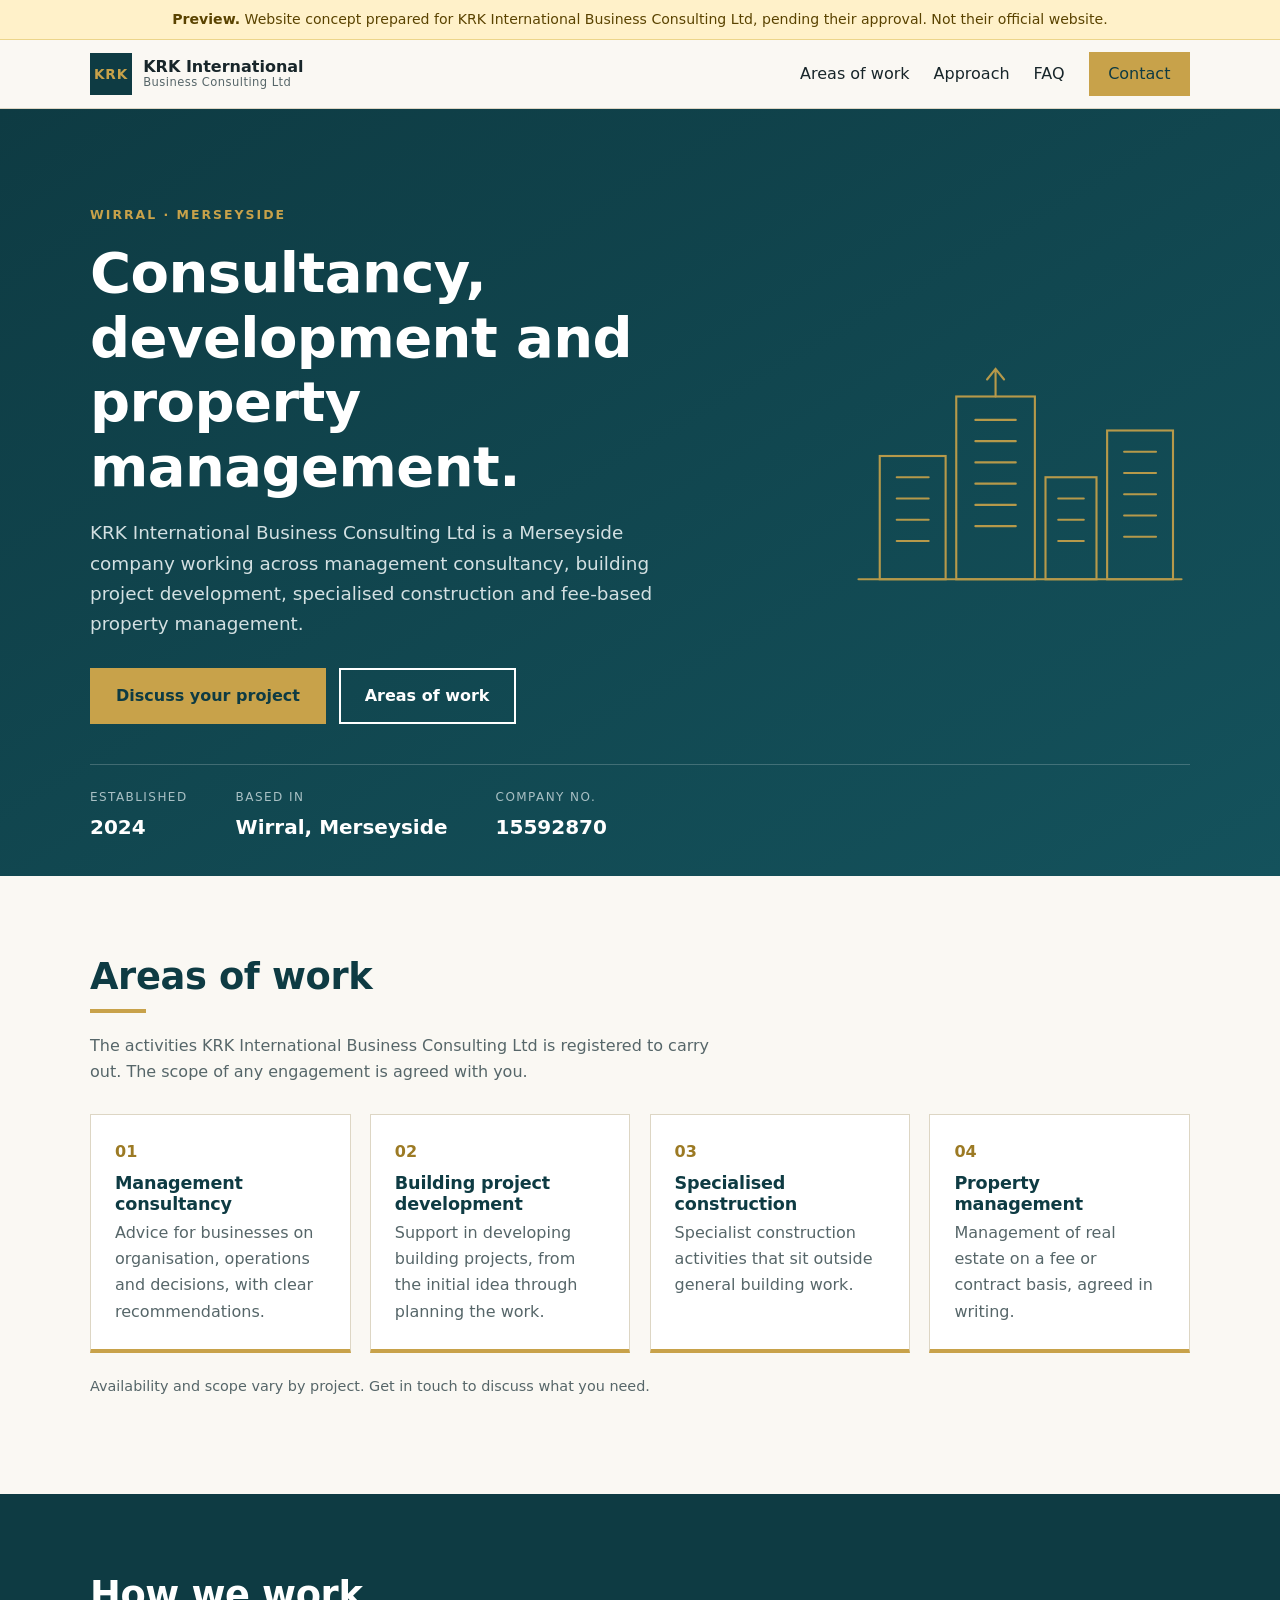
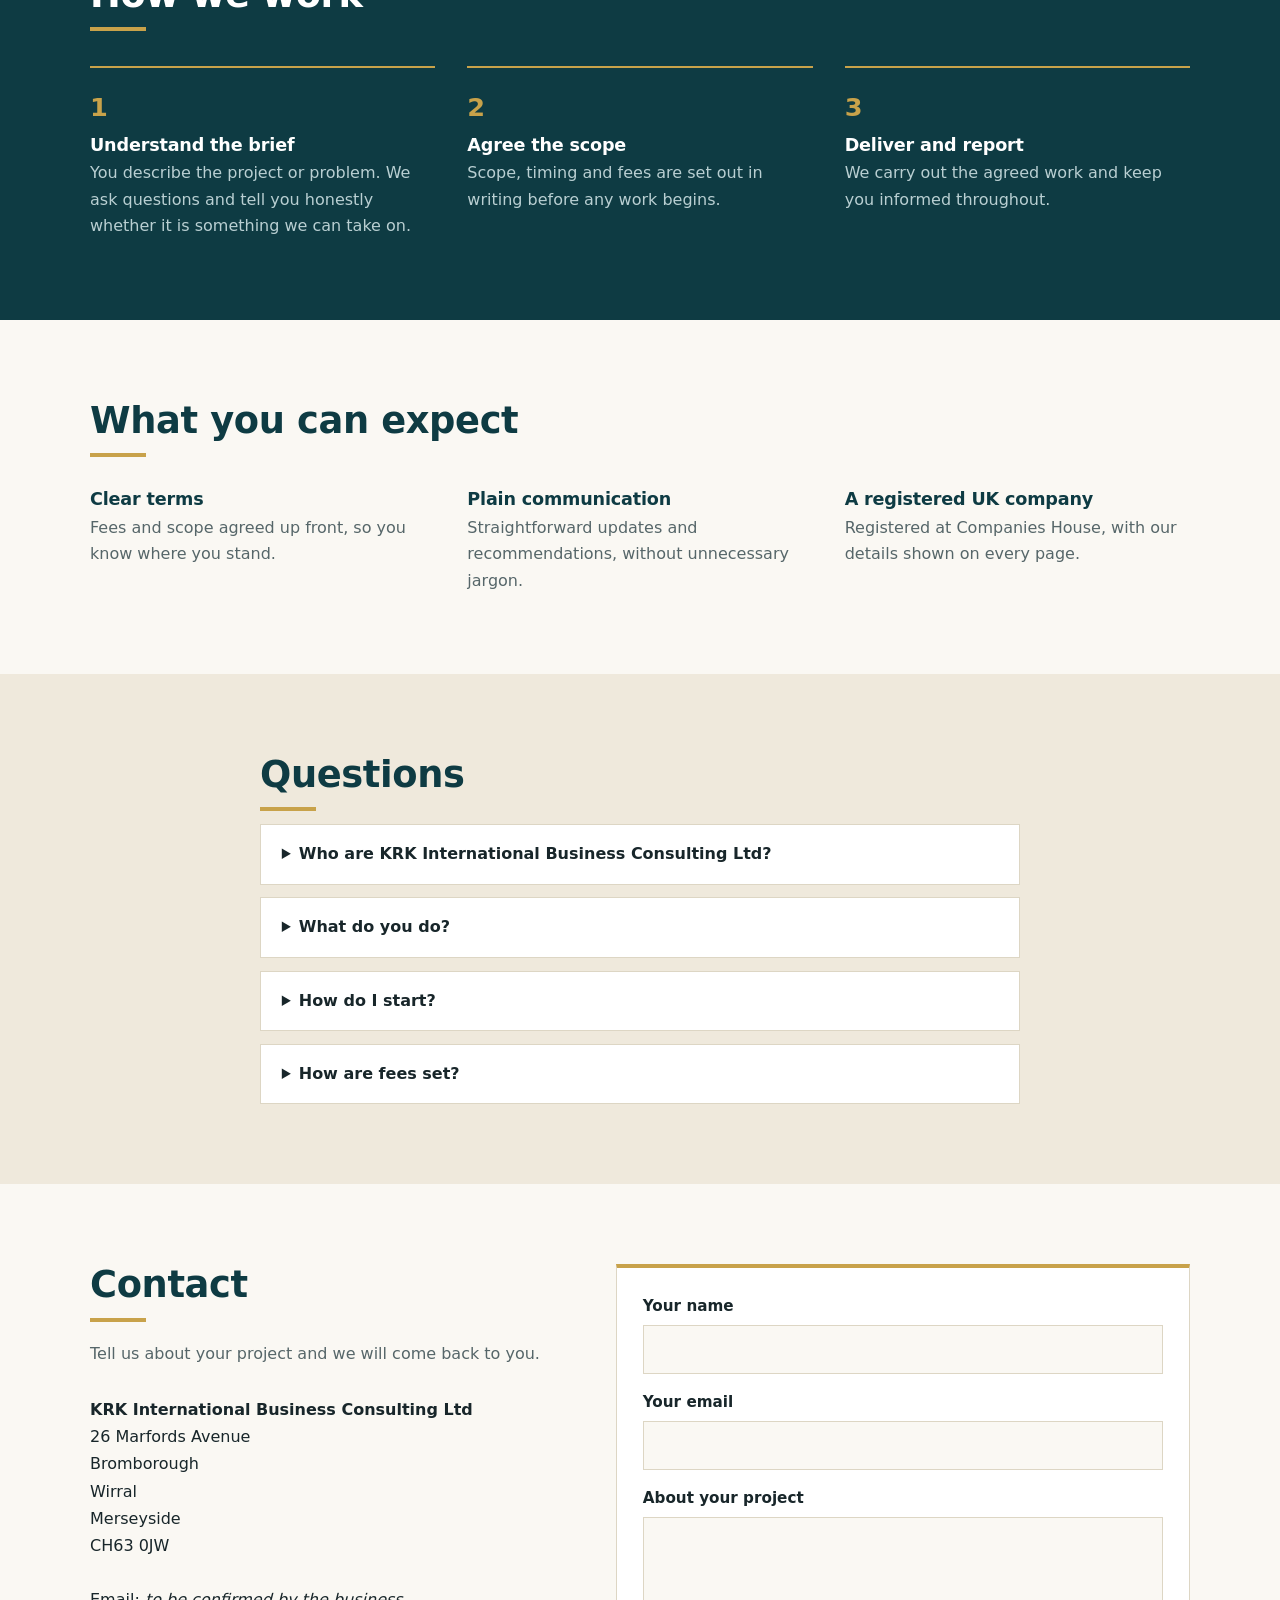
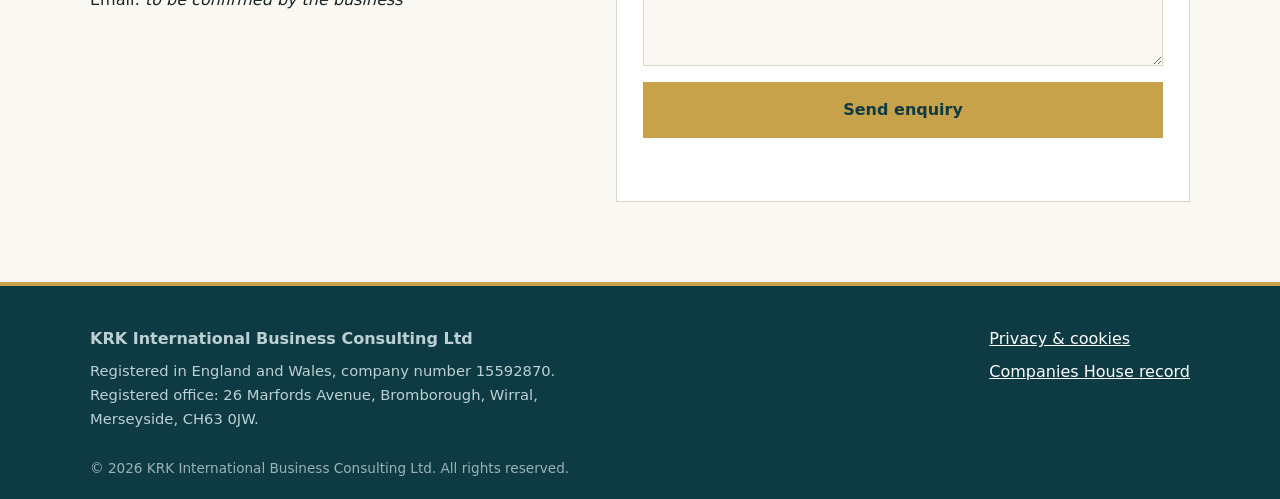
<file: index.html>
<!doctype html>
<html lang="en-GB" data-draft>
<head>
  <meta charset="utf-8">
  <meta name="viewport" content="width=device-width, initial-scale=1">
  <meta name="robots" content="noindex, nofollow">
  <title>KRK International Business Consulting Ltd | Wirral, Merseyside (Preview)</title>
  <meta name="description" content="KRK International Business Consulting Ltd is a Merseyside company working in management consultancy, building project development, specialised construction and property management.">
  <meta property="og:title" content="KRK International Business Consulting Ltd">
  <meta property="og:description" content="Consultancy, development and property management from the Wirral.">
  <meta property="og:type" content="website">
  <meta name="theme-color" content="#0e3b43">
  <link rel="icon" href="data:image/svg+xml,%3Csvg xmlns='http://www.w3.org/2000/svg' viewBox='0 0 64 64'%3E%3Crect width='64' height='64' fill='%230e3b43'/%3E%3Cpath d='M12 52V30h12v22M26 52V14h14v38M42 52V26h10v26' fill='none' stroke='%23c8a24a' stroke-width='3'/%3E%3C/svg%3E">
  <link rel="stylesheet" href="css/styles.css">
  <script>try{if(location.search.indexOf('client')>-1)sessionStorage.setItem('previewClient','1');if(sessionStorage.getItem('previewClient')){document.documentElement.className+=' client-view';document.addEventListener('DOMContentLoaded',function(){document.title=document.title.replace(' (Preview)','')})}}catch(e){}</script>
</head>
<body>
  <div class="draft-bar" role="note"><strong>Preview.</strong> Website concept prepared for KRK International Business Consulting Ltd, pending their approval. Not their official website.</div>
  <a class="skip" href="#main">Skip to content</a>

  <header class="site-header">
    <div class="wrap bar">
      <a class="brand" href="#top" aria-label="KRK International Business Consulting Ltd, home">
        <span class="brand-mark" aria-hidden="true">KRK</span>
        <span class="brand-text"><b>KRK International</b><small>Business Consulting Ltd</small></span>
      </a>
      <button class="menu-btn" aria-expanded="false" aria-controls="nav" aria-label="Menu"><span></span><span></span><span></span></button>
      <nav id="nav" class="nav" aria-label="Main">
        <a href="#work">Areas of work</a>
        <a href="#approach">Approach</a>
        <a href="#faq">FAQ</a>
        <a href="#contact" class="btn btn-small">Contact</a>
      </nav>
    </div>
  </header>

  <main id="main">
    <section class="hero" id="top">
      <div class="wrap hero-grid">
        <div>
          <p class="eyebrow">Wirral &middot; Merseyside</p>
          <h1>Consultancy, development and property management.</h1>
          <p class="lead">KRK International Business Consulting Ltd is a Merseyside company working across management consultancy, building project development, specialised construction and fee-based property management.</p>
          <div class="cta-row">
            <a class="btn" href="#contact">Discuss your project</a>
            <a class="btn btn-ghost" href="#work">Areas of work</a>
          </div>
        </div>
        <svg class="skyline" viewBox="0 0 320 240" aria-hidden="true" fill="none" stroke="currentColor" stroke-width="2" stroke-linecap="round">
          <path d="M8 228H312"/>
          <rect x="28" y="112" width="62" height="116"/>
          <rect x="100" y="56" width="74" height="172"/>
          <rect x="184" y="132" width="48" height="96"/>
          <rect x="242" y="88" width="62" height="140"/>
          <path d="M44 132h30M44 152h30M44 172h30M44 192h30M118 78h38M118 98h38M118 118h38M118 138h38M118 158h38M118 178h38M196 152h24M196 172h24M196 192h24M258 108h30M258 128h30M258 148h30M258 168h30M258 188h30"/>
          <path d="M137 56V30M137 30l-8 10M137 30l8 10" />
        </svg>
      </div>
      <div class="wrap">
        <dl class="facts">
          <div><dt>Established</dt><dd>2024</dd></div>
          <div><dt>Based in</dt><dd>Wirral, Merseyside</dd></div>
          <div><dt>Company no.</dt><dd>15592870</dd></div>
        </dl>
      </div>
    </section>

    <section class="section" id="work">
      <div class="wrap">
        <h2>Areas of work</h2>
        <p class="section-intro">The activities KRK International Business Consulting Ltd is registered to carry out. The scope of any engagement is agreed with you.</p>
        <div class="cards">
          <article class="card"><span class="num">01</span><h3>Management consultancy</h3><p>Advice for businesses on organisation, operations and decisions, with clear recommendations.</p></article>
          <article class="card"><span class="num">02</span><h3>Building project development</h3><p>Support in developing building projects, from the initial idea through planning the work.</p></article>
          <article class="card"><span class="num">03</span><h3>Specialised construction</h3><p>Specialist construction activities that sit outside general building work.</p></article>
          <article class="card"><span class="num">04</span><h3>Property management</h3><p>Management of real estate on a fee or contract basis, agreed in writing.</p></article>
        </div>
        <p class="note">Availability and scope vary by project. Get in touch to discuss what you need.</p>
      </div>
    </section>

    <section class="section dark" id="approach">
      <div class="wrap">
        <h2>How we work</h2>
        <div class="steps">
          <div class="step"><span class="n">1</span><h3>Understand the brief</h3><p>You describe the project or problem. We ask questions and tell you honestly whether it is something we can take on.</p></div>
          <div class="step"><span class="n">2</span><h3>Agree the scope</h3><p>Scope, timing and fees are set out in writing before any work begins.</p></div>
          <div class="step"><span class="n">3</span><h3>Deliver and report</h3><p>We carry out the agreed work and keep you informed throughout.</p></div>
        </div>
      </div>
    </section>

    <section class="section" id="why">
      <div class="wrap">
        <h2>What you can expect</h2>
        <div class="trio">
          <div><h3>Clear terms</h3><p>Fees and scope agreed up front, so you know where you stand.</p></div>
          <div><h3>Plain communication</h3><p>Straightforward updates and recommendations, without unnecessary jargon.</p></div>
          <div><h3>A registered UK company</h3><p>Registered at Companies House, with our details shown on every page.</p></div>
        </div>
      </div>
    </section>

    <section class="section alt" id="faq">
      <div class="wrap narrow">
        <h2>Questions</h2>
        <details><summary>Who are KRK International Business Consulting Ltd?</summary><p>A private limited company registered in England and Wales (company number 15592870), incorporated on 25 March 2024, with its registered office on the Wirral, Merseyside.</p></details>
        <details><summary>What do you do?</summary><p>Our registered activities are management consultancy, development of building projects, specialised construction, and management of real estate on a fee or contract basis.</p></details>
        <details><summary>How do I start?</summary><p>Send a short description of your project using the form below, or email us. We will reply to arrange a conversation.</p></details>
        <details><summary>How are fees set?</summary><p>They depend on the scope of the work, and we agree them in writing before any work begins.</p></details>
      </div>
    </section>

    <section class="section" id="contact">
      <div class="wrap contact-grid">
        <div>
          <h2>Contact</h2>
          <p class="section-intro">Tell us about your project and we will come back to you.</p>
          <address>
            <strong>KRK International Business Consulting Ltd</strong><br>
            26 Marfords Avenue<br>Bromborough<br>Wirral<br>Merseyside<br>CH63 0JW<br><br>
            Email: <em>to be confirmed by the business</em>
          </address>
        </div>
        <form id="enquiry" class="form" novalidate>
          <label>Your name<input name="name" type="text" autocomplete="name" required></label>
          <label>Your email<input name="email" type="email" autocomplete="email" required></label>
          <label>About your project<textarea name="message" rows="5" required></textarea></label>
          <button class="btn" type="submit">Send enquiry</button>
          <p class="form-status" role="status" aria-live="polite"></p>
        </form>
      </div>
    </section>
  </main>

  <footer class="site-footer">
    <div class="wrap foot-grid">
      <div>
        <strong>KRK International Business Consulting Ltd</strong>
        <p>Registered in England and Wales, company number 15592870.<br>Registered office: 26 Marfords Avenue, Bromborough, Wirral, Merseyside, CH63 0JW.</p>
      </div>
      <div class="foot-links">
        <a href="privacy.html">Privacy &amp; cookies</a>
        <a href="https://find-and-update.company-information.service.gov.uk/company/15592870" rel="noopener" target="_blank">Companies House record</a>
      </div>
    </div>
    <div class="wrap copy">&copy; <span id="year">2026</span> KRK International Business Consulting Ltd. All rights reserved.</div>
  </footer>

  <script src="js/main.js"></script>
</body>
</html>
</file>
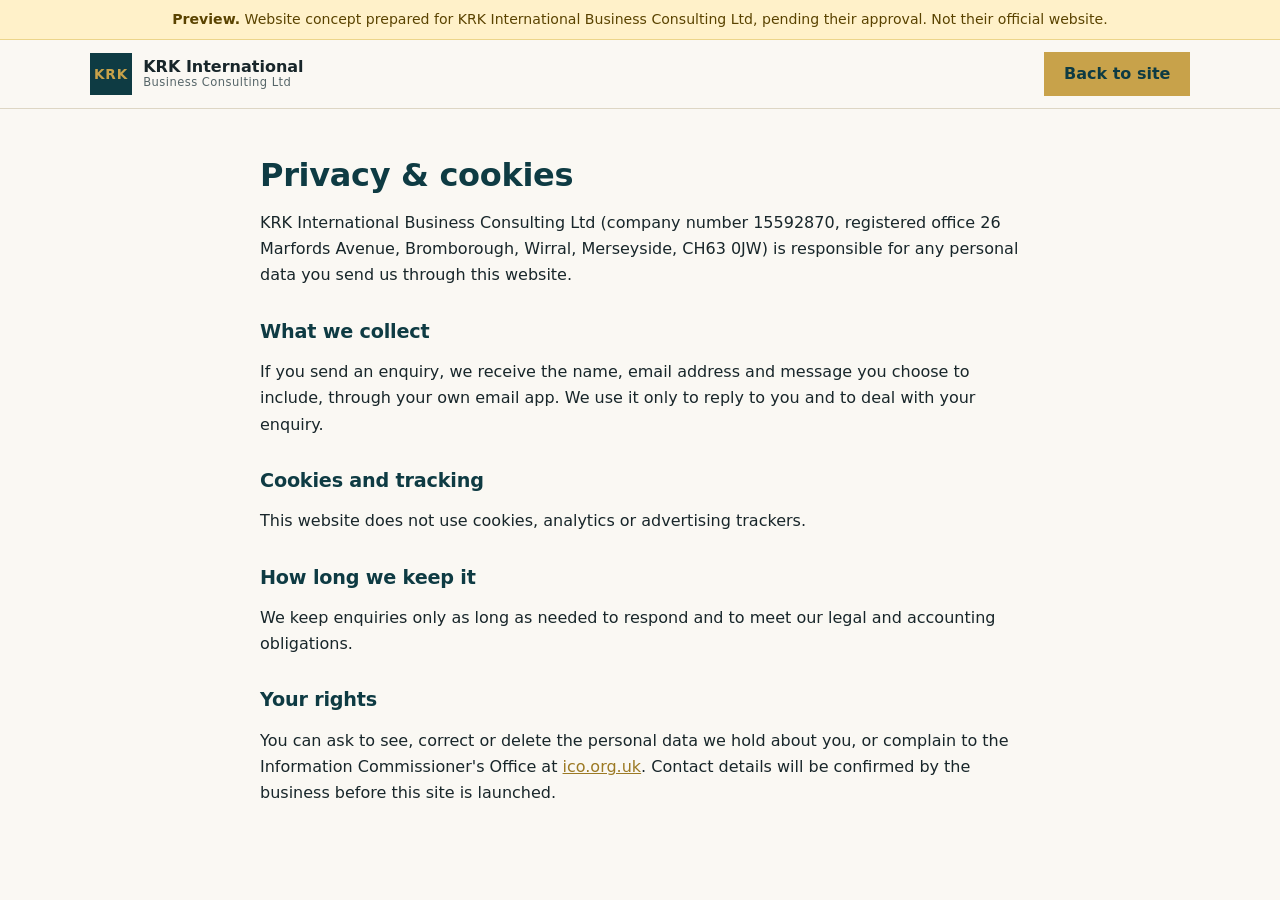
<file: privacy.html>
<!doctype html>
<html lang="en-GB" data-draft>
<head>
  <meta charset="utf-8">
  <meta name="viewport" content="width=device-width, initial-scale=1">
  <title>Privacy &amp; Cookies | KRK International Business Consulting Ltd</title>
  <meta name="robots" content="noindex">
  <link rel="stylesheet" href="css/styles.css">
  <script>try{if(location.search.indexOf('client')>-1)sessionStorage.setItem('previewClient','1');if(sessionStorage.getItem('previewClient')){document.documentElement.className+=' client-view';document.addEventListener('DOMContentLoaded',function(){document.title=document.title.replace(' (Preview)','')})}}catch(e){}</script>
</head>
<body>
  <div class="draft-bar" role="note"><strong>Preview.</strong> Website concept prepared for KRK International Business Consulting Ltd, pending their approval. Not their official website.</div>
  <header class="site-header"><div class="wrap bar"><a class="brand" href="index.html"><span class="brand-mark">KRK</span><span class="brand-text"><b>KRK International</b><small>Business Consulting Ltd</small></span></a><a class="btn btn-small" href="index.html">Back to site</a></div></header>
  <main class="wrap narrow legal">
    <h1>Privacy &amp; cookies</h1>
    <p>KRK International Business Consulting Ltd (company number 15592870, registered office 26 Marfords Avenue, Bromborough, Wirral, Merseyside, CH63 0JW) is responsible for any personal data you send us through this website.</p>
    <h2>What we collect</h2>
    <p>If you send an enquiry, we receive the name, email address and message you choose to include, through your own email app. We use it only to reply to you and to deal with your enquiry.</p>
    <h2>Cookies and tracking</h2>
    <p>This website does not use cookies, analytics or advertising trackers.</p>
    <h2>How long we keep it</h2>
    <p>We keep enquiries only as long as needed to respond and to meet our legal and accounting obligations.</p>
    <h2>Your rights</h2>
    <p>You can ask to see, correct or delete the personal data we hold about you, or complain to the Information Commissioner's Office at <a href="https://ico.org.uk" rel="noopener">ico.org.uk</a>. Contact details will be confirmed by the business before this site is launched.</p>
  </main>
</body>
</html>
</file>
<file: css/styles.css>
:root{
  --teal:#0e3b43; --teal-2:#14525c; --gold:#c8a24a; --gold-d:#9c7a24; --ivory:#faf8f3; --sand:#efe9dc;
  --ink:#18262a; --muted:#566669; --line:#ddd6c4;
}
*{box-sizing:border-box}
html{scroll-behavior:smooth;scroll-padding-top:76px}
body{margin:0;font-family:system-ui,-apple-system,"Segoe UI",Roboto,Arial,sans-serif;color:var(--ink);background:var(--ivory);line-height:1.65;-webkit-font-smoothing:antialiased}
a{color:var(--gold-d)}
h1,h2,h3{margin:0;line-height:1.15;letter-spacing:-.01em}
.wrap{width:min(1100px,100% - 32px);margin-inline:auto}
.narrow{width:min(760px,100% - 32px)}
.skip{position:absolute;left:-999px;top:0;background:var(--teal);color:#fff;padding:.6rem 1rem;z-index:100}
.skip:focus{left:8px;top:8px}

.site-header{position:sticky;top:0;z-index:50;background:rgba(250,248,243,.96);backdrop-filter:blur(8px);border-bottom:1px solid var(--line)}
.bar{display:flex;align-items:center;justify-content:space-between;min-height:68px;gap:1rem}
.brand{display:flex;align-items:center;gap:.7rem;text-decoration:none;color:var(--ink)}
.brand-mark{display:grid;place-items:center;width:42px;height:42px;background:var(--teal);color:var(--gold);font-weight:800;font-size:.85rem;letter-spacing:.06em}
.brand-text{display:flex;flex-direction:column;line-height:1.15}
.brand-text b{font-size:1rem}
.brand-text small{font-size:.72rem;color:var(--muted);letter-spacing:.04em}
.nav{display:flex;align-items:center;gap:1.5rem}
.nav a{text-decoration:none;color:var(--ink);font-weight:500}
.nav a:hover{color:var(--gold-d)}
.menu-btn{display:none;background:none;border:0;padding:.5rem;cursor:pointer}
.menu-btn span{display:block;width:24px;height:2px;background:var(--ink);margin:5px 0}

.btn{display:inline-block;background:var(--gold);color:var(--teal) !important;padding:.8rem 1.5rem;font:inherit;font-weight:700;text-decoration:none;border:2px solid var(--gold);cursor:pointer;transition:background .15s}
.btn:hover{background:#b48e36;border-color:#b48e36}
.btn-small{padding:.45rem 1.1rem}
.btn-ghost{background:transparent;color:#fff !important;border-color:#fff}
.btn-ghost:hover{background:#fff;border-color:#fff;color:var(--teal) !important}

.hero{background:linear-gradient(150deg,var(--teal),var(--teal-2));color:#fff;padding:clamp(3.2rem,8vw,6rem) 0 2rem}
.hero-grid{display:grid;grid-template-columns:1.35fr 1fr;gap:3rem;align-items:center}
.eyebrow{text-transform:uppercase;letter-spacing:.16em;font-size:.78rem;font-weight:700;color:var(--gold);margin:0 0 1rem}
h1{font-size:clamp(2.1rem,5vw,3.5rem);font-weight:800}
.lead{font-size:1.15rem;color:#d3e0e2;max-width:58ch;margin:1.2rem 0 0}
.cta-row{display:flex;flex-wrap:wrap;gap:.8rem;margin-top:1.8rem}
.skyline{width:100%;max-width:340px;justify-self:end;color:var(--gold);opacity:.9}
.facts{display:flex;flex-wrap:wrap;gap:1.2rem 3rem;margin:2.5rem 0 0;padding-top:1.4rem;border-top:1px solid rgba(255,255,255,.2)}
.facts dt{font-size:.75rem;letter-spacing:.12em;text-transform:uppercase;color:#a9c0c4}
.facts dd{margin:.2rem 0 0;font-size:1.25rem;font-weight:700}

.section{padding:clamp(3rem,7vw,5rem) 0}
.section.alt{background:var(--sand)}
.section.dark{background:var(--teal);color:#dbe7e9}
.section.dark h2,.section.dark h3{color:#fff}
h2{font-size:clamp(1.65rem,3.5vw,2.3rem);font-weight:800;margin-bottom:.6rem;color:var(--teal)}
h2::after{content:"";display:block;width:56px;height:4px;background:var(--gold);margin-top:.7rem}
.dark h2{color:#fff}
h3{font-size:1.1rem;margin-bottom:.35rem;color:var(--teal)}
.section-intro{color:var(--muted);max-width:62ch;margin:1.2rem 0 1.8rem}

.cards{display:grid;grid-template-columns:repeat(auto-fit,minmax(min(240px,100%),1fr));gap:1.2rem}
.card{background:#fff;border:1px solid var(--line);border-bottom:4px solid var(--gold);padding:1.5rem}
.card p{margin:0;color:var(--muted)}
.card .num{display:block;color:var(--gold-d);font-weight:800;margin-bottom:.5rem}
.note{color:var(--muted);font-size:.9rem;margin-top:1.4rem}

.steps{display:grid;grid-template-columns:repeat(auto-fit,minmax(min(240px,100%),1fr));gap:2rem;margin-top:2.2rem}
.step{border-top:2px solid var(--gold);padding-top:1.1rem}
.step p{margin:0;color:#b9cfd2}
.step .n{display:block;color:var(--gold);font-weight:800;font-size:1.6rem;margin-bottom:.4rem}
.trio{display:grid;grid-template-columns:repeat(auto-fit,minmax(min(240px,100%),1fr));gap:2rem;margin-top:2rem}
.trio p{margin:0;color:var(--muted)}

details{background:#fff;border:1px solid var(--line);padding:1rem 1.3rem;margin-top:.8rem}
summary{cursor:pointer;font-weight:600}
details p{margin:.7rem 0 0;color:var(--muted)}

.contact-grid{display:grid;grid-template-columns:1fr 1.2fr;gap:3rem}
address{font-style:normal;line-height:1.7;overflow-wrap:anywhere}
.copy-btn{display:block;margin-top:.7rem;background:none;border:1.5px solid var(--teal);color:var(--teal);padding:.35rem .8rem;font:inherit;font-size:.88rem;font-weight:600;cursor:pointer}
.copy-btn:hover{background:var(--teal);color:#fff}
.form{display:grid;gap:1rem;background:#fff;padding:1.6rem;border:1px solid var(--line);border-top:4px solid var(--gold)}
.form label{display:grid;gap:.35rem;font-weight:600;font-size:.95rem}
.form input,.form textarea{font:inherit;padding:.7rem .85rem;border:1.5px solid var(--line);background:var(--ivory)}
.form input:focus,.form textarea:focus{outline:2px solid var(--teal);border-color:var(--teal)}
.form .invalid{border-color:#b3261e}
.form-status{margin:0;min-height:1.4em;font-size:.95rem}

.site-footer{background:var(--teal);color:#bcd0d3;padding:2.5rem 0 1.2rem;border-top:4px solid var(--gold)}
.site-footer a{color:#fff}
.foot-grid{display:flex;justify-content:space-between;gap:2rem;flex-wrap:wrap}
.foot-grid p{margin:.4rem 0 0;font-size:.92rem;max-width:50ch}
.foot-links{display:flex;flex-direction:column;gap:.4rem}
.copy{margin-top:1.6rem;font-size:.85rem;opacity:.8}

.legal{padding:3rem 0 4rem}
.legal h1{font-size:2rem;color:var(--teal)}
.legal h2{font-size:1.2rem;margin-top:2rem}
.legal h2::after{display:none}

@media (prefers-reduced-motion:reduce){*{scroll-behavior:auto !important;transition:none !important}}
@media (max-width:820px){
  .hero-grid,.contact-grid{grid-template-columns:1fr;gap:1.8rem}
  .skyline{max-width:220px;justify-self:start}
  .menu-btn{display:block}
  .nav{position:absolute;top:68px;left:0;right:0;flex-direction:column;align-items:stretch;gap:0;background:var(--ivory);border-bottom:1px solid var(--line);display:none;padding:.5rem 16px 1rem}
  .nav.open{display:flex}
  .nav a{padding:.8rem 0;border-bottom:1px solid var(--line)}
  .nav .btn{text-align:center;margin-top:.8rem}
}

/* preview notice */
.draft-bar{background:#fff1c9;color:#5a4300;text-align:center;font-size:.88rem;padding:.6rem 1rem;border-bottom:1px solid #ecd58a;line-height:1.4}
.client-view .draft-bar{display:none}
</file>
